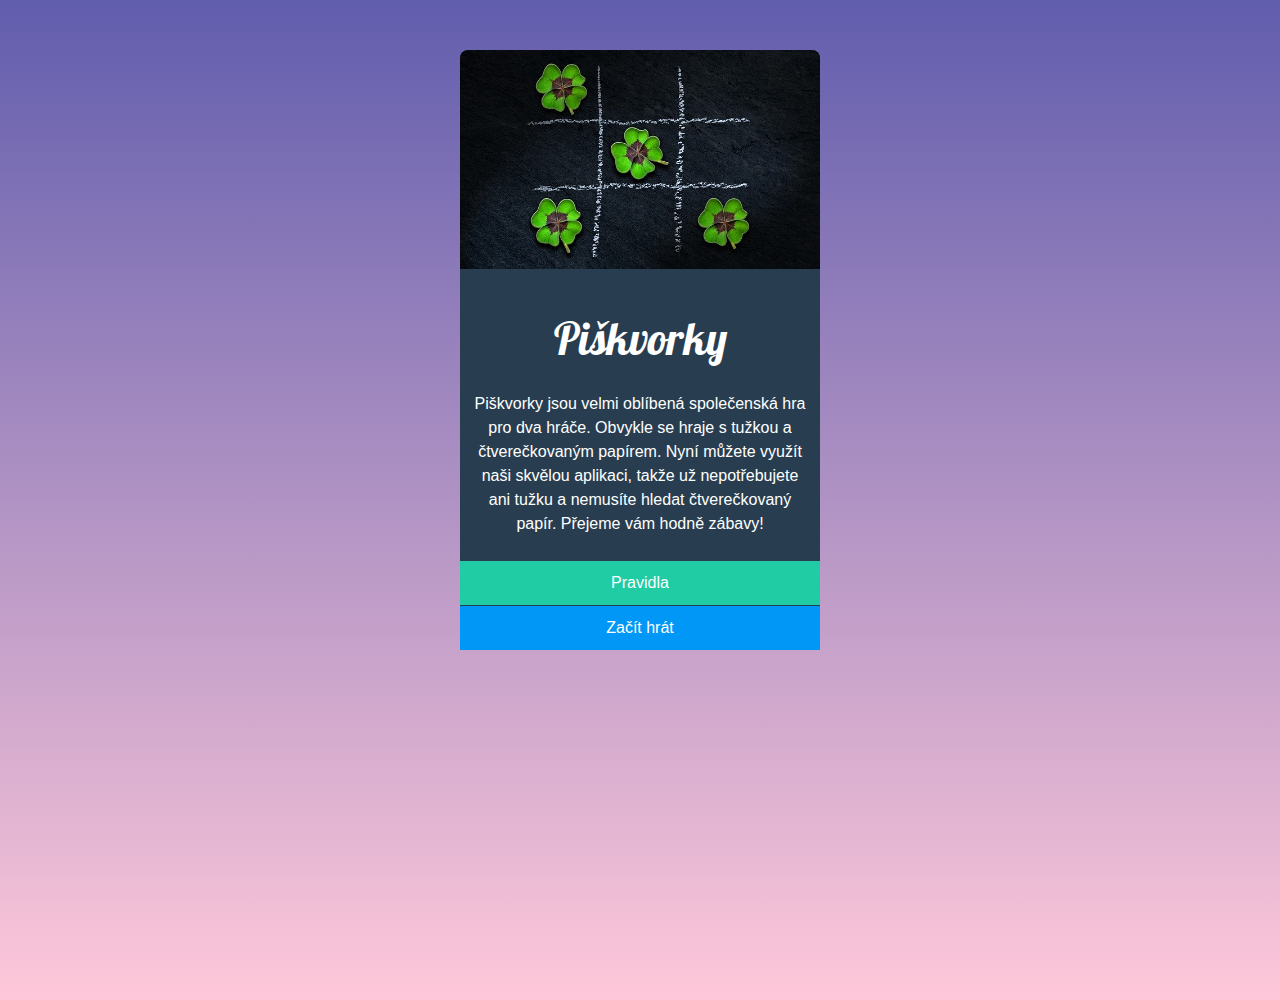
<file: index.html>
<!DOCTYPE html>
<html lang="cs">
  <head>
    <meta charset="UTF-8" />
    <meta http-equiv="X-UA-Compatible" content="IE=edge" />
    <meta name="viewport" content="width=device-width, initial-scale=1.0" />
    <title>Piškvorky</title>
    <link rel="stylesheet" href="style.css" />
    <link rel="preconnect" href="https://fonts.gstatic.com" />
    <link
      href="https://fonts.googleapis.com/css2?family=Lobster&display=swap"
      rel="stylesheet"
    />
  </head>
  <body>
    <div class="container">
      <header>
        <img class="obrazek" src="images/uvodni.jpg" alt="Piškvorky - uvod" />
      </header>

      <main>
        <div class="text">
          <h1 class="headings">Piškvorky</h1>
          <p>
            Piškvorky jsou velmi oblíbená společenská hra pro dva hráče. Obvykle
            se hraje s tužkou a čtverečkovaným papírem. Nyní můžete využít naši
            skvělou aplikaci, takže už nepotřebujete ani tužku a nemusíte hledat
            čtverečkovaný papír. Přejeme vám hodně zábavy!
          </p>
        </div>

        <!-- tlačítka -->
        <div class="buttons">
          <a class="btn btn--rules" href="pravidla.html">Pravidla</a>
          <a class="btn btn--play" href="hra.html">Začít hrát</a>
        </div>
      </main>
    </div>
  </body>
</html>
</file>
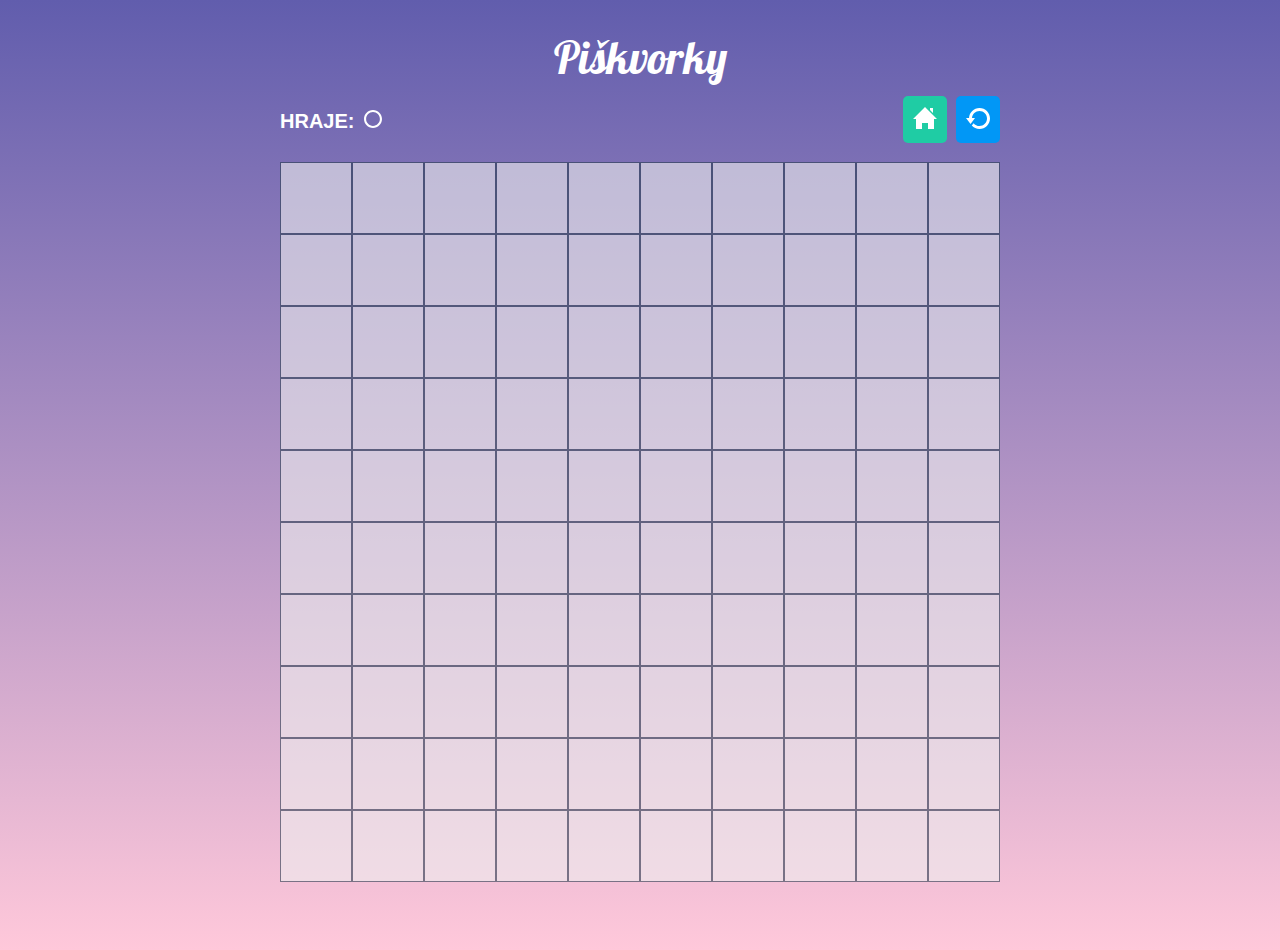
<file: hra.html>
<!DOCTYPE html>
<html lang="cs">
  <head>
    <meta charset="UTF-8" />
    <meta http-equiv="X-UA-Compatible" content="IE=edge" />
    <meta name="viewport" content="width=device-width, initial-scale=1.0" />
    <title>Piškvorky | hra</title>
    <link rel="stylesheet" href="style.css" />
    <link
      href="https://fonts.googleapis.com/css2?family=Lobster&display=swap"
      rel="stylesheet"
    />
  </head>
  <body>
    <div class="container--play">
      <header>
        <h1 class="headings headings--play">Piškvorky</h1>
      </header>

      <main>
        <nav class="navigation">
          <div class="navigation__player">
            <p>Hraje:</p>
            <img
              class="navigation__player-symbol"
              src="images/circle.svg"
              alt="krouzek"
            />
          </div>
          <div class="navigation__icons">
            <a class="navigation__icons--green" href="index.html">
              <img src="images/home.svg" alt="home"
            /></a>
            <a class="navigation__icons--blue" href="hra.html">
              <img src="images/restart.svg" alt="restart"
            /></a>
          </div>
        </nav>
        <div class="playing-area">
          <button class="cell"></button><button class="cell"></button
          ><button class="cell"></button><button class="cell"></button
          ><button class="cell"></button><button class="cell"></button
          ><button class="cell"></button><button class="cell"></button
          ><button class="cell"></button><button class="cell"></button
          ><button class="cell"></button><button class="cell"></button
          ><button class="cell"></button><button class="cell"></button
          ><button class="cell"></button><button class="cell"></button
          ><button class="cell"></button><button class="cell"></button
          ><button class="cell"></button><button class="cell"></button
          ><button class="cell"></button><button class="cell"></button
          ><button class="cell"></button><button class="cell"></button
          ><button class="cell"></button><button class="cell"></button
          ><button class="cell"></button><button class="cell"></button
          ><button class="cell"></button><button class="cell"></button
          ><button class="cell"></button><button class="cell"></button
          ><button class="cell"></button><button class="cell"></button
          ><button class="cell"></button><button class="cell"></button
          ><button class="cell"></button><button class="cell"></button
          ><button class="cell"></button><button class="cell"></button
          ><button class="cell"></button><button class="cell"></button
          ><button class="cell"></button><button class="cell"></button
          ><button class="cell"></button><button class="cell"></button
          ><button class="cell"></button><button class="cell"></button
          ><button class="cell"></button><button class="cell"></button
          ><button class="cell"></button><button class="cell"></button
          ><button class="cell"></button><button class="cell"></button
          ><button class="cell"></button><button class="cell"></button
          ><button class="cell"></button><button class="cell"></button
          ><button class="cell"></button><button class="cell"></button
          ><button class="cell"></button><button class="cell"></button
          ><button class="cell"></button><button class="cell"></button
          ><button class="cell"></button><button class="cell"></button
          ><button class="cell"></button><button class="cell"></button
          ><button class="cell"></button><button class="cell"></button
          ><button class="cell"></button><button class="cell"></button
          ><button class="cell"></button><button class="cell"></button
          ><button class="cell"></button><button class="cell"></button
          ><button class="cell"></button><button class="cell"></button
          ><button class="cell"></button><button class="cell"></button
          ><button class="cell"></button><button class="cell"></button
          ><button class="cell"></button><button class="cell"></button
          ><button class="cell"></button><button class="cell"></button
          ><button class="cell"></button><button class="cell"></button
          ><button class="cell"></button><button class="cell"></button
          ><button class="cell"></button><button class="cell"></button
          ><button class="cell"></button><button class="cell"></button
          ><button class="cell"></button><button class="cell"></button
          ><button class="cell"></button><button class="cell"></button
          ><button class="cell"></button><button class="cell"></button>
        </div>
      </main>
    </div>
    <script src="script.js"></script>
  </body>
</html>
</file>
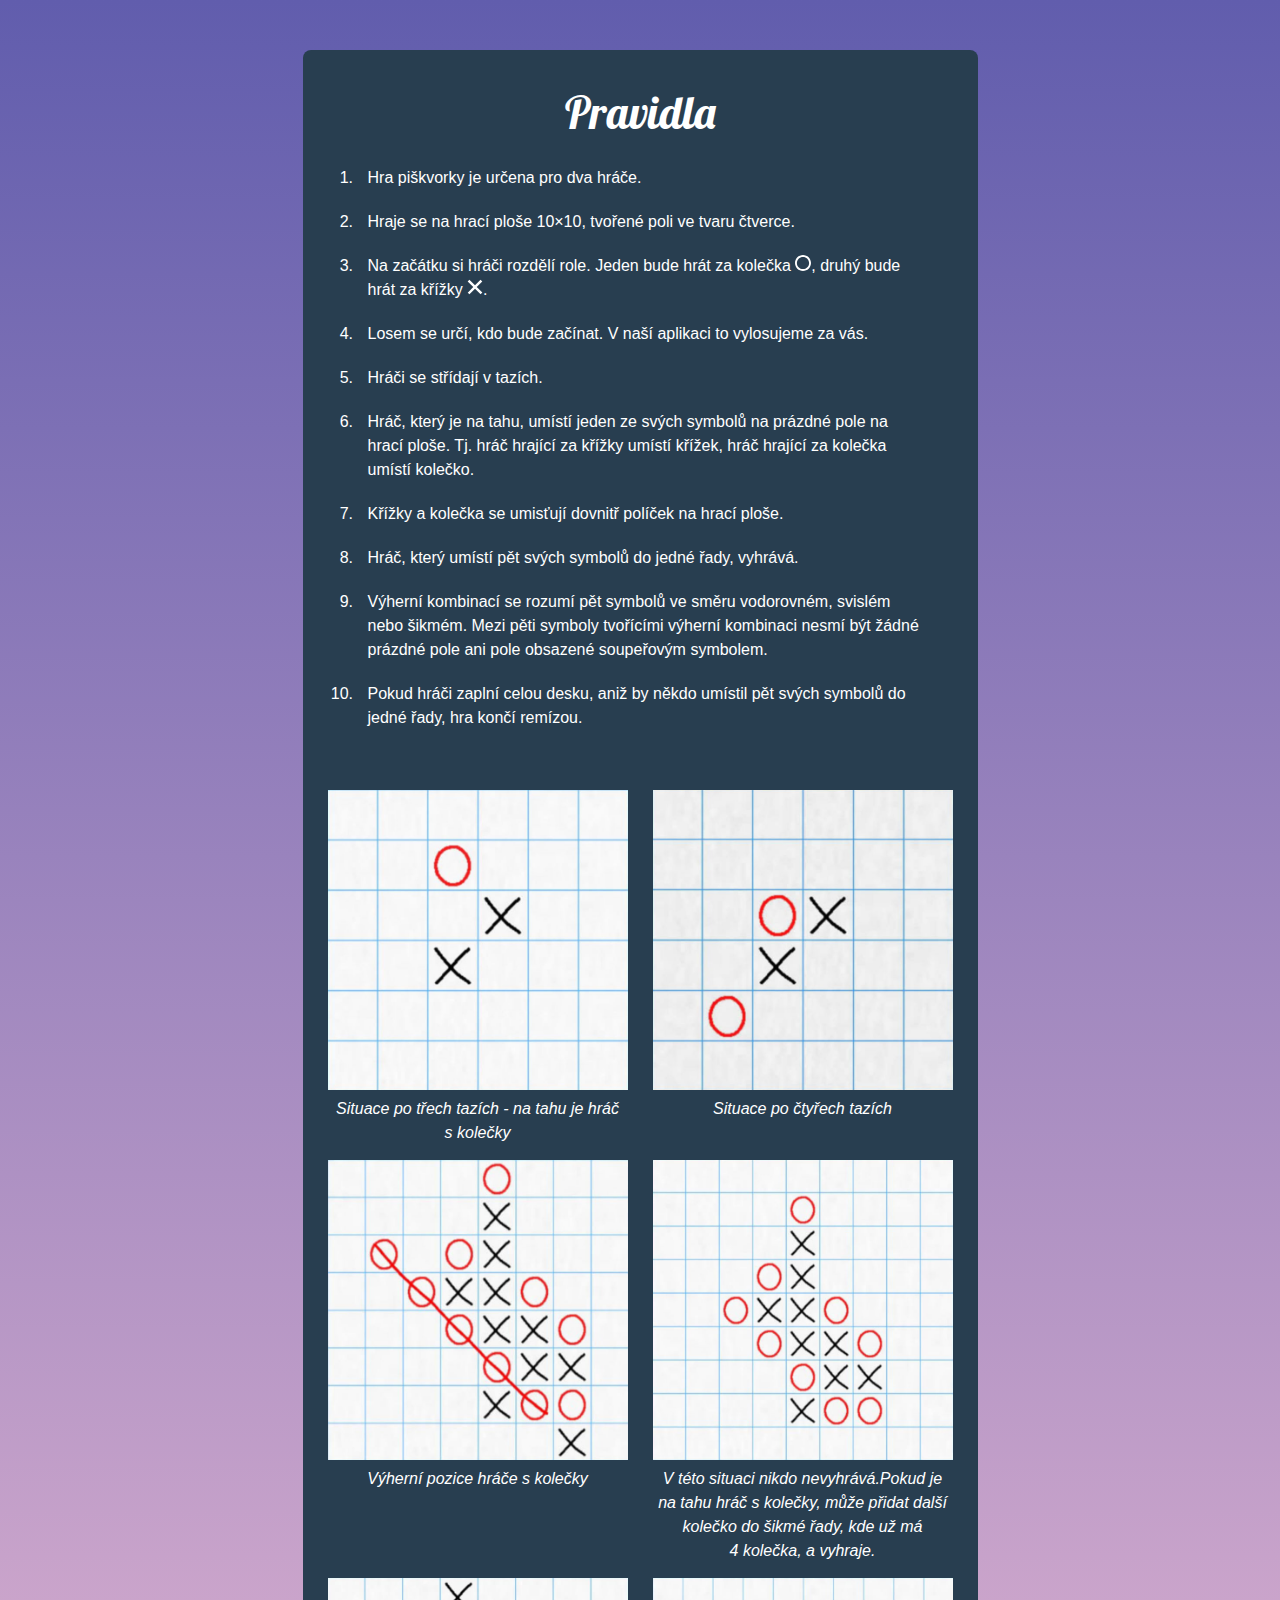
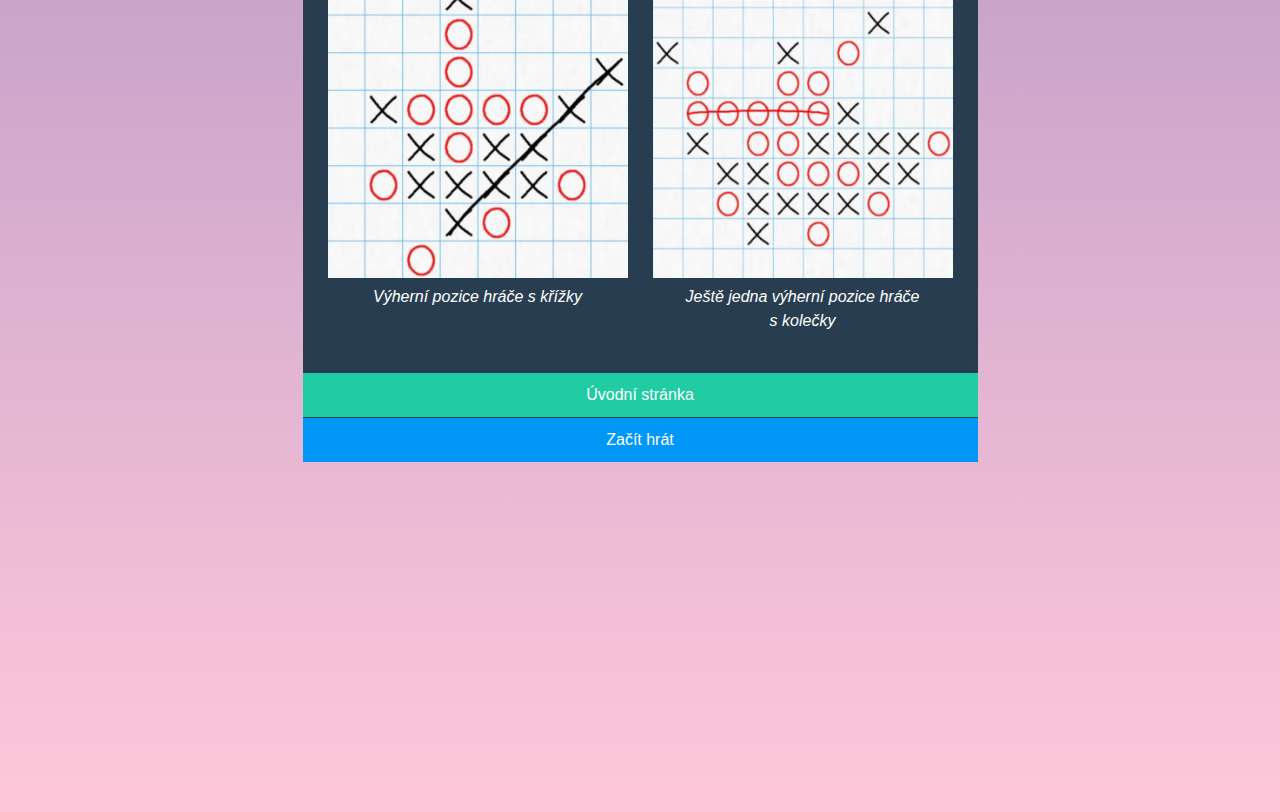
<file: pravidla.html>
<!DOCTYPE html>
<html lang="cs">
  <head>
    <meta charset="UTF-8" />
    <meta http-equiv="X-UA-Compatible" content="IE=edge" />
    <meta name="viewport" content="width=device-width, initial-scale=1.0" />
    <title>Piškvorky | pravidla</title>
    <link rel="stylesheet" href="style.css" />
    <link rel="preconnect" href="https://fonts.gstatic.com" />
    <link
      href="https://fonts.googleapis.com/css2?family=Lobster&display=swap"
      rel="stylesheet"
    />
  </head>
  <body>
    <div class="container container--rules">
      <header>
        <h1 class="headings">Pravidla</h1>
      </header>

      <main>
        <ol class="rules">
          <li>Hra piškvorky je určena pro dva hráče.</li>
          <li>Hraje se na hrací ploše 10×10, tvořené poli ve tvaru čtverce.</li>
          <li>
            Na začátku si hráči rozdělí role. Jeden bude hrát za kolečka
            <img class="rules-symbol" src="images/circle.svg" alt="kolečko" />,
            druhý bude hrát za křížky
            <img class="rules-symbol" src="images/cross.svg" alt="křížek" />.
          </li>
          <li>
            Losem se určí, kdo bude začínat. V naší aplikaci to vylosujeme
            za&nbsp;vás.
          </li>
          <li>Hráči se střídají v tazích.</li>
          <li>
            Hráč, který je na tahu, umístí jeden ze svých symbolů na prázdné
            pole na hrací ploše. Tj. hráč hrající za křížky umístí křížek, hráč
            hrající za kolečka umístí kolečko.
          </li>
          <li>Křížky a kolečka se umisťují dovnitř políček na hrací ploše.</li>
          <li>Hráč, který umístí pět svých symbolů do jedné řady, vyhrává.</li>
          <li>
            Výherní kombinací se rozumí pět symbolů ve směru vodorovném, svislém
            nebo šikmém. Mezi pěti symboly tvořícími výherní kombinaci nesmí být
            žádné prázdné pole ani pole obsazené soupeřovým symbolem.
          </li>
          <li>
            Pokud hráči zaplní celou desku, aniž by někdo umístil pět svých
            symbolů do jedné řady, hra končí remízou.
          </li>
        </ol>

        <div class="flex-container">
          <figure>
            <img src="images/instructions-01.jpg" alt="Instrukce č.1" />
            <figcaption>
              Situace po třech tazích - na tahu je hráč s&nbsp;kolečky
            </figcaption>
          </figure>

          <figure>
            <img src="images/instructions-02.jpg" alt="Instrukce č.2" />
            <figcaption>Situace po čtyřech tazích</figcaption>
          </figure>

          <figure>
            <img src="images/instructions-03.jpg" alt="Instrukce č.3" />
            <figcaption>Výherní pozice hráče s kolečky</figcaption>
          </figure>

          <figure>
            <img src="images/instructions-04.jpg" alt="Instrukce č.4" />
            <figcaption>
              V této situaci nikdo nevyhrává.Pokud je na tahu hráč s kolečky,
              může přidat další kolečko do šikmé řady, kde už má 4&nbsp;kolečka,
              a vyhraje.
            </figcaption>
          </figure>

          <figure>
            <img src="images/instructions-05.jpg" alt="Instrukce č.5" />
            <figcaption>Výherní pozice hráče s křížky</figcaption>
          </figure>

          <figure>
            <img src="images/instructions-06.jpg" alt="Instrukce č.6" />
            <figcaption>
              Ještě jedna výherní pozice hráče s&nbsp;kolečky
            </figcaption>
          </figure>
        </div>

        <!-- tlačítka -->
        <div class="buttons">
          <a class="btn btn--rules" href="index.html">Úvodní stránka</a>
          <a class="btn btn--play" href="hra.html">Začít hrát</a>
        </div>
      </main>
    </div>
  </body>
</html>
</file>
<file: style.css>
html {
  box-sizing: border-box;
}
*,
*:before,
*:after {
  box-sizing: inherit;
  margin: 0;
  padding: 0;
}

:root {
  --text-white: #fff;
  --podklad-dark-blue: #283e50;
  --btn-green: #1fcca4;
  --btn-green-dark: #1cbb96;
  --btn-blue: #0197f6;
  --btn-blue-dark: #0090e9;
}

body {
  background-image: linear-gradient(#615dad, #ffc8da);
  background-repeat: no-repeat;
  color: var(--text-white);
  text-align: center;
  font-size: 16px;
  font-family: Arial, Helvetica, sans-serif;
  line-height: 1.5;
}

.container {
  width: 360px;
  background-color: var(--podklad-dark-blue);
  margin: 50px auto;
  border-radius: 8px 8px 0 0;
}

.obrazek {
  width: 360px;
  border-radius: 8px 8px 0 0;
}

.text {
  padding: 10px 10px;
}

.headings {
  font-family: 'Lobster', cursive;
  font-size: 44px;
  font-weight: 400;
  margin: 20px 0;
}

.container--rules .headings {
  padding-top: 30px;
}
/* tlačítka */
.buttons {
  margin-top: 15px;
  margin-bottom: 350px;
}

.btn {
  display: block;
  color: var(--text-white);
  text-decoration: none;
  padding: 10px 0;
}

.btn--rules {
  background-color: var(--btn-green);
  border-bottom: 1px solid var(--podklad-dark-blue);
}

.btn--rules:hover {
  background-color: var(--btn-green-dark);
}

.btn--play {
  background-color: var(--btn-blue);
}

.btn--play:hover {
  background-color: var(--btn-blue-dark);
}

/* ******* stránka pravdila.html *************** */

/* seznam pravidel */
.rules {
  padding: 0 55px;
  text-align: left;
}

.rules li {
  margin-bottom: 20px;
  padding-left: 10px;
}

.rules-symbol {
  width: 1em;
  height: 1em;
  filter: invert(100%);
}

/* obrazky s instrukcemi */
.flex-container {
  padding: 25px;
}

figure {
  padding-top: 15px;
}

figure img {
  width: 100%;
}

figure figcaption {
  font-style: italic;
}

@media screen and (min-width: 750px) {
  .container--rules {
    width: 675px;
  }

  .flex-container {
    display: flex;
    flex-wrap: wrap;
    justify-content: space-between;
  }

  figure {
    width: calc((100% - 25px) / 2);
  }
}

/* ******* stránka hra.html *************** */
.container--play {
  max-width: 80vmin;
  margin: 25px auto;
  height: 100vh;
}

.headings--play {
  margin-bottom: 15px;
}

.navigation {
  display: flex;
  justify-content: space-between;
}

.navigation__player p {
  text-transform: uppercase;
  display: inline-block;
  font-weight: 600;
  font-size: 20px;
  margin-right: 5px;
}

.navigation__player-symbol {
  width: 1.1em;
  height: 1.1em;
  filter: invert(100%);
}

.navigation__icons a {
  border-radius: 5px;
  padding: 20px 10px 10px 10px;
}

.navigation__icons--green {
  background-color: var(--btn-green);
  margin-right: 5px;
}

.navigation__icons--blue {
  background-color: var(--btn-blue);
}

.navigation__icons--green:hover,
.navigation__icons--green:focus {
  background-color: var(--btn-green-dark);
}

.navigation__icons--blue:hover,
.navigation__icons--blue:focus {
  background-color: var(--btn-blue-dark);
}

/* ****** hrací plocha **** */
.playing-area {
  margin-top: 25px;
  display: flex;
  flex-wrap: wrap;
  height: 80vmin;
}

.cell {
  border: 1px solid var(--podklad-dark-blue);
  flex: 0 0 calc(100% / 10);
  cursor: pointer;
  opacity: 0.6;
}

.cell:hover,
.cell:active {
  opacity: 0.9;
}

/* ****** nastylování symbolů na hracím poli - kolečka,křížky **** */
.board__field--circle {
  background-image: url(images/circle.svg);
  background-repeat: no-repeat;
  background-size: 70%;
  background-position: center center;
  opacity: 1;
  animation-name: animi;
  animation-duration: 0.15s;
  animation-iteration-count: 1;
  cursor: auto;
}

.board__field--cross {
  background-image: url(images/cross.svg);
  background-repeat: no-repeat;
  background-size: 70%;
  background-position: center center;
  opacity: 1;
  animation-name: animi;
  animation-duration: 0.15s;
  animation-iteration-count: 1;
  cursor: auto;
}

@keyframes animi {
  0% {
    background-size: 0%;
  }
  100% {
    background-size: 70%;
  }
}
</file>
